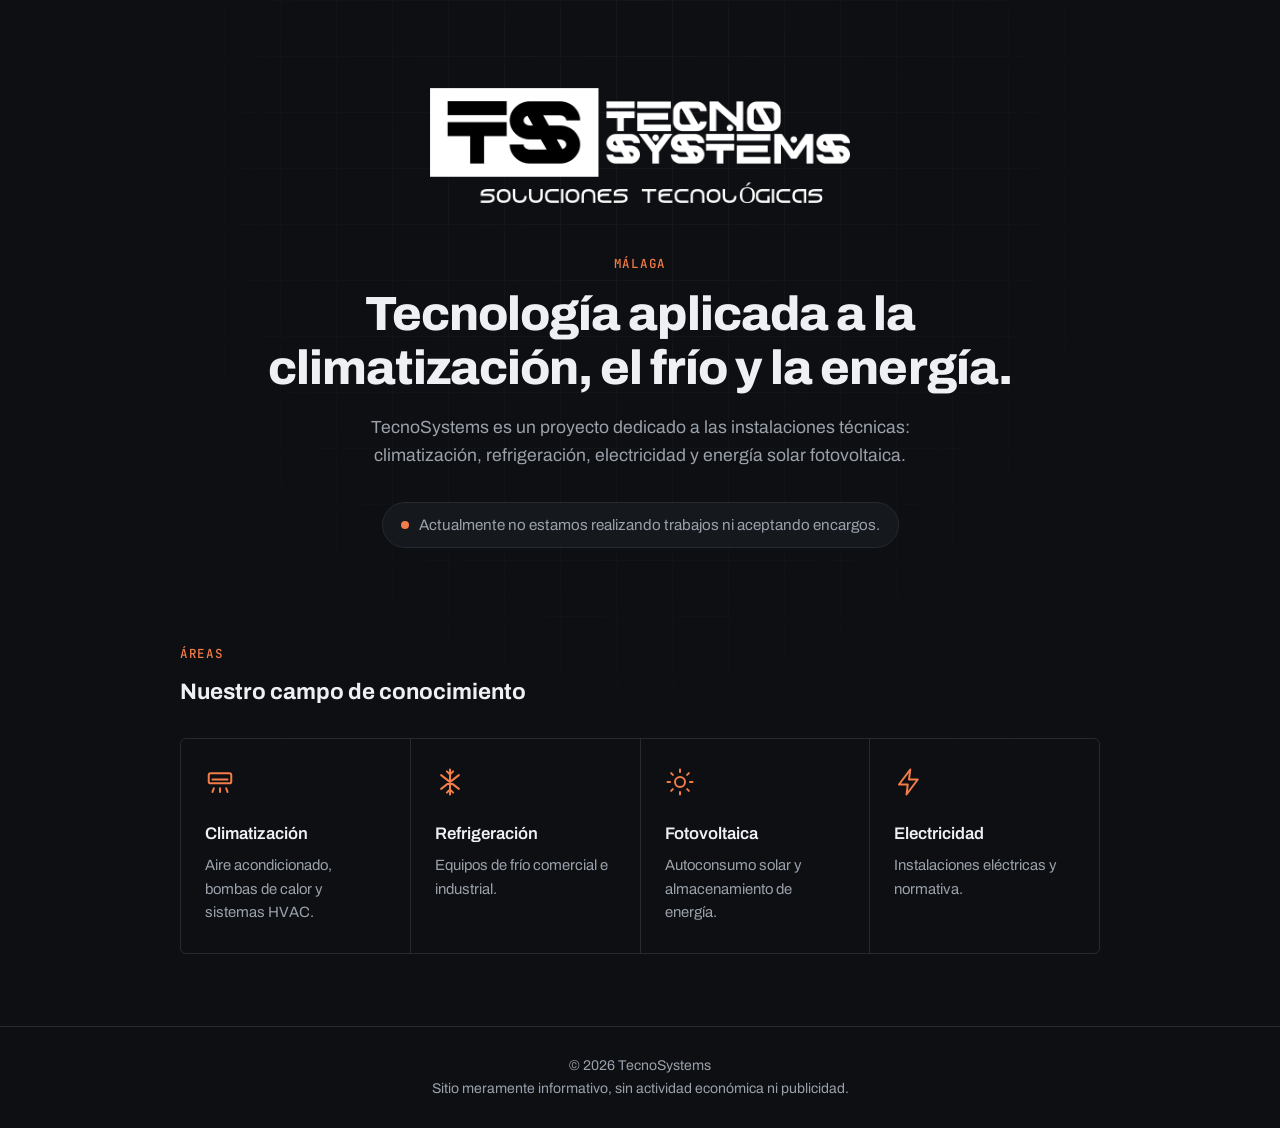
<file: index.html>
<!doctype html>
<html lang="es">
<head>
<meta charset="utf-8">
<meta name="viewport" content="width=device-width, initial-scale=1">
<title>TecnoSystems · Soluciones Tecnológicas</title>
<meta name="description" content="TecnoSystems · Soluciones Tecnológicas. Climatización, refrigeración, electricidad y energía solar fotovoltaica. Málaga.">
<link rel="icon" type="image/png" href="icono.png">
<style>
@font-face{font-family:Archivo;src:url(fonts/archivo-latin-wdth-normal.woff2) format("woff2");font-weight:100 900;font-display:swap}
@font-face{font-family:"JetBrains Mono";src:url(fonts/jetbrains-mono-latin-500-normal.woff2) format("woff2");font-weight:500;font-display:swap}
:root{--orange:#F47C48;--ink:#0d0f12;--ink-2:#15181d;--line:#262a31;--text:#eef0f3;--muted:#9aa1ab}
*{box-sizing:border-box;margin:0;padding:0}
body{background:var(--ink);color:var(--text);font-family:Archivo,system-ui,sans-serif;line-height:1.6;-webkit-font-smoothing:antialiased;min-height:100vh;display:flex;flex-direction:column}
body::before{content:"";position:fixed;inset:0;z-index:-1;background-image:linear-gradient(var(--line) 1px,transparent 1px),linear-gradient(90deg,var(--line) 1px,transparent 1px);background-size:56px 56px;opacity:.3;mask-image:radial-gradient(ellipse at 50% 20%,#000 10%,transparent 70%)}
a{color:inherit}
.wrap{max-width:960px;margin:0 auto;padding:0 20px;width:100%}
.mono{font-family:"JetBrains Mono",monospace;font-size:.78rem;letter-spacing:.14em;text-transform:uppercase;color:var(--orange)}

.hero{padding:88px 0 56px;text-align:center}
.hero img{width:min(420px,85%);height:auto;margin-bottom:44px}
.hero h1{font-size:clamp(1.9rem,4.6vw,3rem);line-height:1.12;font-weight:800;letter-spacing:-.02em;margin:14px auto 18px;max-width:18em}
.hero p{color:var(--muted);font-size:1.1rem;max-width:36em;margin:0 auto}
.notice{display:inline-flex;align-items:center;gap:10px;margin-top:32px;border:1px solid var(--line);background:var(--ink-2);border-radius:999px;padding:10px 18px;font-size:.95rem;color:var(--muted)}
.notice i{width:8px;height:8px;border-radius:50%;background:var(--orange);display:inline-block}

.areas{padding:40px 0 72px}
.areas h2{font-size:1.4rem;font-weight:700;margin:10px 0 28px}
.grid{display:grid;grid-template-columns:repeat(4,1fr);gap:1px;background:var(--line);border:1px solid var(--line);border-radius:6px;overflow:hidden}
.card{background:var(--ink);padding:28px 24px}
.card svg{width:30px;height:30px;stroke:var(--orange);fill:none;stroke-width:1.6;stroke-linecap:round;stroke-linejoin:round;margin-bottom:16px}
.card h3{font-size:1.05rem;font-weight:600;margin-bottom:6px}
.card p{color:var(--muted);font-size:.93rem}

.contact{padding:0 0 80px;text-align:center}
.contact p{color:var(--muted);margin-bottom:14px}
.contact a{color:var(--text);text-decoration:none;border-bottom:1px solid var(--orange);padding-bottom:2px;font-weight:500}
.contact a:hover{color:var(--orange)}

footer{margin-top:auto;border-top:1px solid var(--line);padding:28px 0;color:var(--muted);font-size:.88rem;text-align:center}

@media (max-width:860px){.grid{grid-template-columns:1fr 1fr}}
@media (max-width:520px){.grid{grid-template-columns:1fr}.hero{padding:56px 0 40px}}
</style>
</head>
<body>
<main>
  <section class="hero">
    <div class="wrap">
      <img src="logo-blanco.png" alt="TecnoSystems · Soluciones Tecnológicas">
      <div class="mono">Málaga</div>
      <h1>Tecnología aplicada a la climatización, el frío y la energía.</h1>
      <p>TecnoSystems es un proyecto dedicado a las instalaciones técnicas: climatización, refrigeración, electricidad y energía solar fotovoltaica.</p>
      <div class="notice"><i></i>Actualmente no estamos realizando trabajos ni aceptando encargos.</div>
    </div>
  </section>

  <section class="areas">
    <div class="wrap">
      <div class="mono">Áreas</div>
      <h2>Nuestro campo de conocimiento</h2>
      <div class="grid">
        <div class="card">
          <svg viewBox="0 0 24 24"><rect x="3" y="5" width="18" height="8" rx="1.5"/><path d="M7 17c0 1.5-1 2-1 3M12 17v3M17 17c0 1.5 1 2 1 3M6 10h12"/></svg>
          <h3>Climatización</h3>
          <p>Aire acondicionado, bombas de calor y sistemas HVAC.</p>
        </div>
        <div class="card">
          <svg viewBox="0 0 24 24"><path d="M12 2v20M4.9 6.5l14.2 11M19.1 6.5 4.9 17.5M9.5 3.5 12 6l2.5-2.5M9.5 20.5 12 18l2.5 2.5"/></svg>
          <h3>Refrigeración</h3>
          <p>Equipos de frío comercial e industrial.</p>
        </div>
        <div class="card">
          <svg viewBox="0 0 24 24"><circle cx="12" cy="12" r="4"/><path d="M12 2v2M12 20v2M4.9 4.9l1.4 1.4M17.7 17.7l1.4 1.4M2 12h2M20 12h2M4.9 19.1l1.4-1.4M17.7 6.3l1.4-1.4"/></svg>
          <h3>Fotovoltaica</h3>
          <p>Autoconsumo solar y almacenamiento de energía.</p>
        </div>
        <div class="card">
          <svg viewBox="0 0 24 24"><path d="M13 2 4 14h7l-1 8 9-12h-7z"/></svg>
          <h3>Electricidad</h3>
          <p>Instalaciones eléctricas y normativa.</p>
        </div>
      </div>
    </div>
  </section>
</main>

<footer>
  <div class="wrap">© <span id="y">2026</span> TecnoSystems<br>Sitio meramente informativo, sin actividad económica ni publicidad.</div>
</footer>
<script>document.getElementById('y').textContent=new Date().getFullYear()</script>
</body>
</html>
</file>
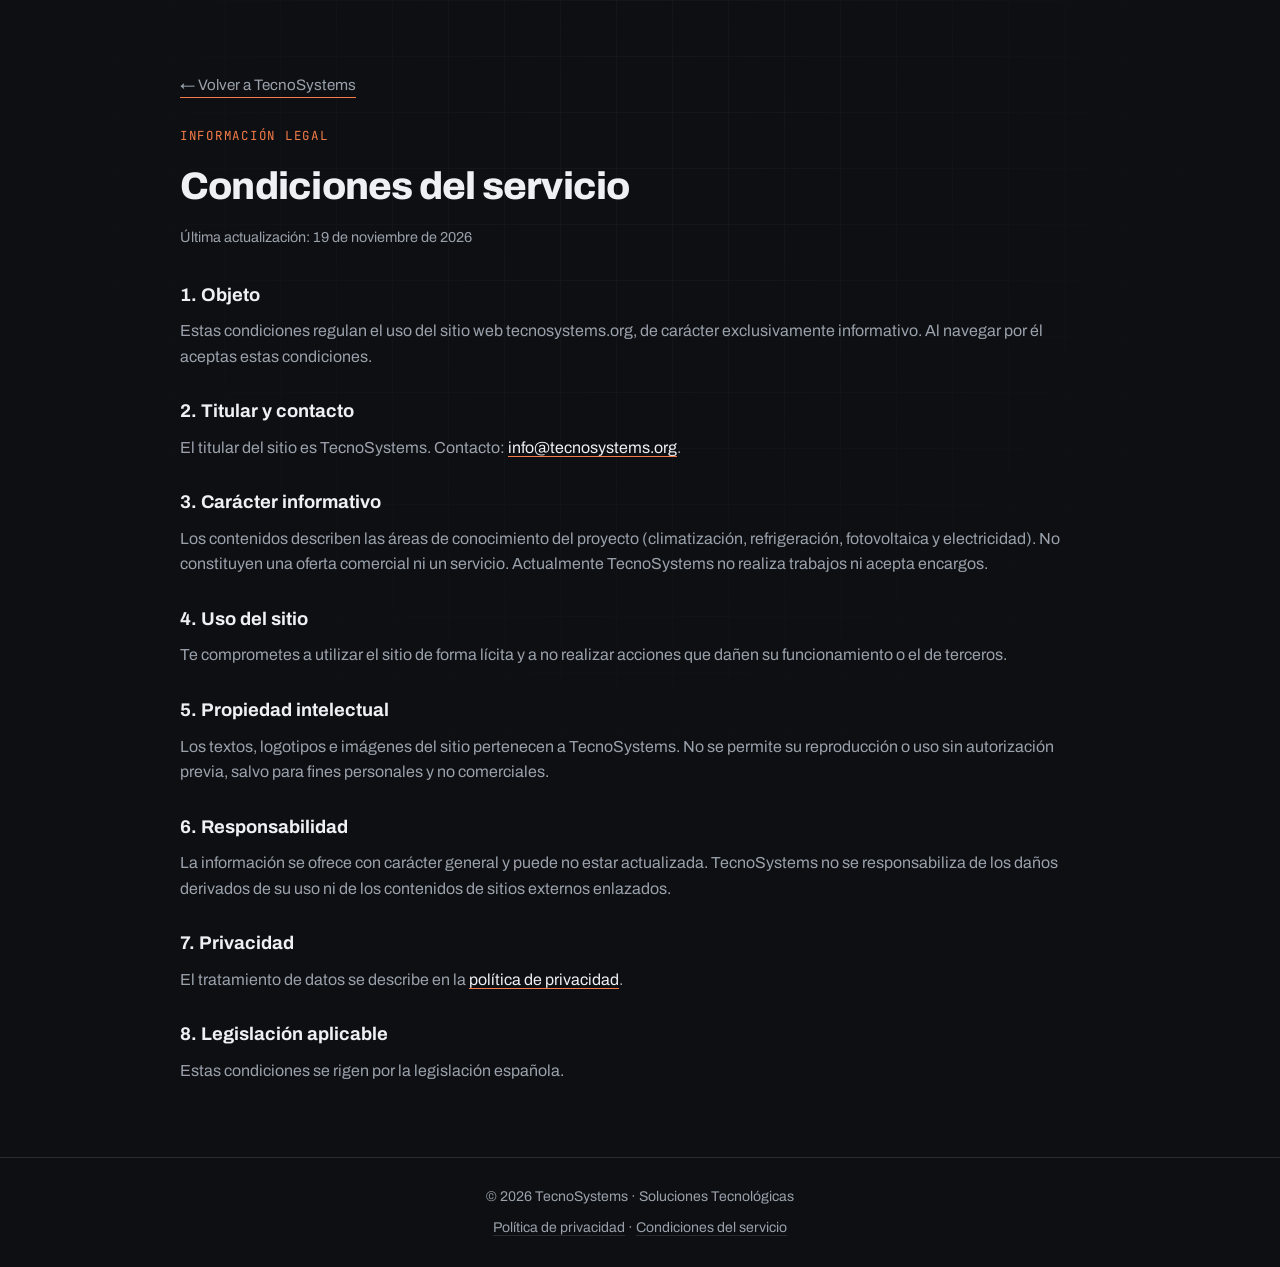
<file: condiciones_1.html>
<!doctype html>
<html lang="es">
<head>
<meta charset="utf-8">
<meta name="viewport" content="width=device-width, initial-scale=1">
<title>Condiciones del servicio · TecnoSystems</title>
<meta name="description" content="Condiciones de uso del sitio web tecnosystems.org.">
<link rel="icon" type="image/png" href="icono.png">
<link rel="preconnect" href="https://fonts.googleapis.com">
<link rel="preconnect" href="https://fonts.gstatic.com" crossorigin>
<link href="https://fonts.googleapis.com/css2?family=Archivo:wght@400;500;600;800&family=JetBrains+Mono:wght@500&display=swap" rel="stylesheet">
<style>
:root{--orange:#F47C48;--ink:#0d0f12;--ink-2:#15181d;--line:#262a31;--text:#eef0f3;--muted:#9aa1ab}
*{box-sizing:border-box;margin:0;padding:0}
body{background:var(--ink);color:var(--text);font-family:Archivo,system-ui,sans-serif;line-height:1.6;-webkit-font-smoothing:antialiased;min-height:100vh;display:flex;flex-direction:column}
body::before{content:"";position:fixed;inset:0;z-index:-1;background-image:linear-gradient(var(--line) 1px,transparent 1px),linear-gradient(90deg,var(--line) 1px,transparent 1px);background-size:56px 56px;opacity:.3;mask-image:radial-gradient(ellipse at 50% 20%,#000 10%,transparent 70%)}
a{color:inherit}
.wrap{max-width:960px;margin:0 auto;padding:0 20px;width:100%}
.mono{font-family:"JetBrains Mono",monospace;font-size:.78rem;letter-spacing:.14em;text-transform:uppercase;color:var(--orange)}

.hero{padding:88px 0 56px;text-align:center}
.hero img{width:min(420px,85%);height:auto;margin-bottom:44px}
.hero h1{font-size:clamp(1.9rem,4.6vw,3rem);line-height:1.12;font-weight:800;letter-spacing:-.02em;margin:14px auto 18px;max-width:18em}
.hero p{color:var(--muted);font-size:1.1rem;max-width:36em;margin:0 auto}
.notice{display:inline-flex;align-items:center;gap:10px;margin-top:32px;border:1px solid var(--line);background:var(--ink-2);border-radius:999px;padding:10px 18px;font-size:.95rem;color:var(--muted)}
.notice i{width:8px;height:8px;border-radius:50%;background:var(--orange);display:inline-block}

.areas{padding:40px 0 72px}
.areas h2{font-size:1.4rem;font-weight:700;margin:10px 0 28px}
.grid{display:grid;grid-template-columns:repeat(4,1fr);gap:1px;background:var(--line);border:1px solid var(--line);border-radius:6px;overflow:hidden}
.card{background:var(--ink);padding:28px 24px}
.card svg{width:30px;height:30px;stroke:var(--orange);fill:none;stroke-width:1.6;stroke-linecap:round;stroke-linejoin:round;margin-bottom:16px}
.card h3{font-size:1.05rem;font-weight:600;margin-bottom:6px}
.card p{color:var(--muted);font-size:.93rem}

.contact{padding:0 0 80px;text-align:center}
.contact p{color:var(--muted);margin-bottom:14px}
.contact a{color:var(--text);text-decoration:none;border-bottom:1px solid var(--orange);padding-bottom:2px;font-weight:500}
.contact a:hover{color:var(--orange)}

footer{margin-top:auto;border-top:1px solid var(--line);padding:28px 0;color:var(--muted);font-size:.88rem;text-align:center}

@media (max-width:860px){.grid{grid-template-columns:1fr 1fr}}
@media (max-width:520px){.grid{grid-template-columns:1fr}.hero{padding:56px 0 40px}}

.legal{padding:72px 0 64px}
.legal .back{display:inline-block;margin-bottom:28px;color:var(--muted);text-decoration:none;font-size:.95rem}
.legal .back:hover{color:var(--orange)}
.legal h1{font-size:clamp(1.7rem,4vw,2.4rem);font-weight:800;letter-spacing:-.02em;margin:10px 0 8px}
.legal .upd{color:var(--muted);font-size:.9rem;margin-bottom:32px}
.legal h2{font-size:1.15rem;font-weight:700;margin:28px 0 8px}
.legal p,.legal li{color:var(--muted);margin-bottom:10px}
.legal ul{padding-left:22px}
.legal a{color:var(--text);border-bottom:1px solid var(--orange);text-decoration:none}
.legal a:hover{color:var(--orange)}
footer a{color:var(--muted);text-decoration:none;border-bottom:1px solid var(--line)}
footer a:hover{color:var(--orange)}
footer .links{margin-top:8px}
</style>
<meta name="robots" content="index,follow">
</head>
<body>
<main>
  <section class="legal">
    <div class="wrap">
      <a class="back" href="/">← Volver a TecnoSystems</a>
      <div class="mono">Información legal</div>
      <h1>Condiciones del servicio</h1>
      <div class="upd">Última actualización: 19 de noviembre de 2026</div>
      <h2>1. Objeto</h2>
      <p>Estas condiciones regulan el uso del sitio web tecnosystems.org, de carácter exclusivamente informativo. Al navegar por él aceptas estas condiciones.</p>

      <h2>2. Titular y contacto</h2>
      <p>El titular del sitio es TecnoSystems. Contacto: <a href="mailto:info@tecnosystems.org">info@tecnosystems.org</a>.</p>

      <h2>3. Carácter informativo</h2>
      <p>Los contenidos describen las áreas de conocimiento del proyecto (climatización, refrigeración, fotovoltaica y electricidad). No constituyen una oferta comercial ni un servicio. Actualmente TecnoSystems no realiza trabajos ni acepta encargos.</p>

      <h2>4. Uso del sitio</h2>
      <p>Te comprometes a utilizar el sitio de forma lícita y a no realizar acciones que dañen su funcionamiento o el de terceros.</p>

      <h2>5. Propiedad intelectual</h2>
      <p>Los textos, logotipos e imágenes del sitio pertenecen a TecnoSystems. No se permite su reproducción o uso sin autorización previa, salvo para fines personales y no comerciales.</p>

      <h2>6. Responsabilidad</h2>
      <p>La información se ofrece con carácter general y puede no estar actualizada. TecnoSystems no se responsabiliza de los daños derivados de su uso ni de los contenidos de sitios externos enlazados.</p>

      <h2>7. Privacidad</h2>
      <p>El tratamiento de datos se describe en la <a href="privacidad.html">política de privacidad</a>.</p>

      <h2>8. Legislación aplicable</h2>
      <p>Estas condiciones se rigen por la legislación española.</p>
    </div>
  </section>
</main>
<footer>
  <div class="wrap">© <span id="y">2026</span> TecnoSystems · Soluciones Tecnológicas
    <div class="links"><a href="privacidad.html">Política de privacidad</a> · <a href="condiciones.html">Condiciones del servicio</a></div>
  </div>
</footer>
<script>document.getElementById('y').textContent=new Date().getFullYear()</script>
<script data-goatcounter="https://tecnosystems.goatcounter.com/count" async src="//gc.zgo.at/count.js"></script>
</body>
</html>
</file>
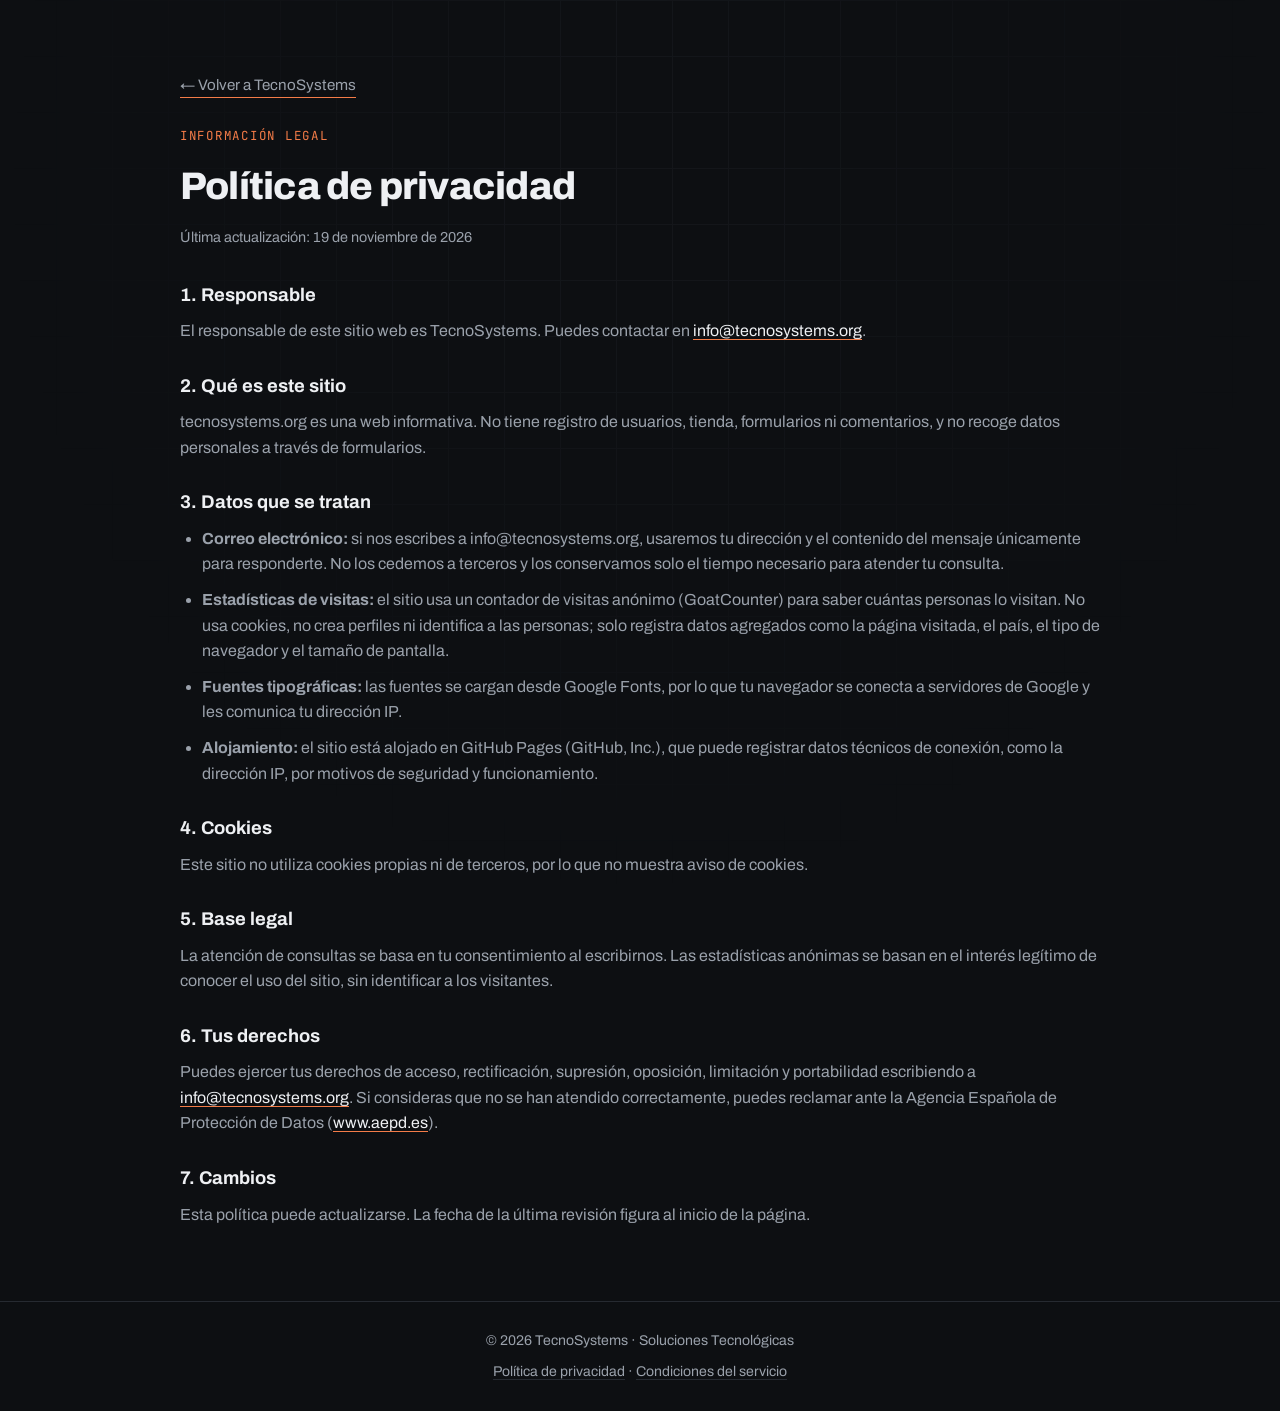
<file: privacidad_1.html>
<!doctype html>
<html lang="es">
<head>
<meta charset="utf-8">
<meta name="viewport" content="width=device-width, initial-scale=1">
<title>Política de privacidad · TecnoSystems</title>
<meta name="description" content="Política de privacidad del sitio web tecnosystems.org.">
<link rel="icon" type="image/png" href="icono.png">
<link rel="preconnect" href="https://fonts.googleapis.com">
<link rel="preconnect" href="https://fonts.gstatic.com" crossorigin>
<link href="https://fonts.googleapis.com/css2?family=Archivo:wght@400;500;600;800&family=JetBrains+Mono:wght@500&display=swap" rel="stylesheet">
<style>
:root{--orange:#F47C48;--ink:#0d0f12;--ink-2:#15181d;--line:#262a31;--text:#eef0f3;--muted:#9aa1ab}
*{box-sizing:border-box;margin:0;padding:0}
body{background:var(--ink);color:var(--text);font-family:Archivo,system-ui,sans-serif;line-height:1.6;-webkit-font-smoothing:antialiased;min-height:100vh;display:flex;flex-direction:column}
body::before{content:"";position:fixed;inset:0;z-index:-1;background-image:linear-gradient(var(--line) 1px,transparent 1px),linear-gradient(90deg,var(--line) 1px,transparent 1px);background-size:56px 56px;opacity:.3;mask-image:radial-gradient(ellipse at 50% 20%,#000 10%,transparent 70%)}
a{color:inherit}
.wrap{max-width:960px;margin:0 auto;padding:0 20px;width:100%}
.mono{font-family:"JetBrains Mono",monospace;font-size:.78rem;letter-spacing:.14em;text-transform:uppercase;color:var(--orange)}

.hero{padding:88px 0 56px;text-align:center}
.hero img{width:min(420px,85%);height:auto;margin-bottom:44px}
.hero h1{font-size:clamp(1.9rem,4.6vw,3rem);line-height:1.12;font-weight:800;letter-spacing:-.02em;margin:14px auto 18px;max-width:18em}
.hero p{color:var(--muted);font-size:1.1rem;max-width:36em;margin:0 auto}
.notice{display:inline-flex;align-items:center;gap:10px;margin-top:32px;border:1px solid var(--line);background:var(--ink-2);border-radius:999px;padding:10px 18px;font-size:.95rem;color:var(--muted)}
.notice i{width:8px;height:8px;border-radius:50%;background:var(--orange);display:inline-block}

.areas{padding:40px 0 72px}
.areas h2{font-size:1.4rem;font-weight:700;margin:10px 0 28px}
.grid{display:grid;grid-template-columns:repeat(4,1fr);gap:1px;background:var(--line);border:1px solid var(--line);border-radius:6px;overflow:hidden}
.card{background:var(--ink);padding:28px 24px}
.card svg{width:30px;height:30px;stroke:var(--orange);fill:none;stroke-width:1.6;stroke-linecap:round;stroke-linejoin:round;margin-bottom:16px}
.card h3{font-size:1.05rem;font-weight:600;margin-bottom:6px}
.card p{color:var(--muted);font-size:.93rem}

.contact{padding:0 0 80px;text-align:center}
.contact p{color:var(--muted);margin-bottom:14px}
.contact a{color:var(--text);text-decoration:none;border-bottom:1px solid var(--orange);padding-bottom:2px;font-weight:500}
.contact a:hover{color:var(--orange)}

footer{margin-top:auto;border-top:1px solid var(--line);padding:28px 0;color:var(--muted);font-size:.88rem;text-align:center}

@media (max-width:860px){.grid{grid-template-columns:1fr 1fr}}
@media (max-width:520px){.grid{grid-template-columns:1fr}.hero{padding:56px 0 40px}}

.legal{padding:72px 0 64px}
.legal .back{display:inline-block;margin-bottom:28px;color:var(--muted);text-decoration:none;font-size:.95rem}
.legal .back:hover{color:var(--orange)}
.legal h1{font-size:clamp(1.7rem,4vw,2.4rem);font-weight:800;letter-spacing:-.02em;margin:10px 0 8px}
.legal .upd{color:var(--muted);font-size:.9rem;margin-bottom:32px}
.legal h2{font-size:1.15rem;font-weight:700;margin:28px 0 8px}
.legal p,.legal li{color:var(--muted);margin-bottom:10px}
.legal ul{padding-left:22px}
.legal a{color:var(--text);border-bottom:1px solid var(--orange);text-decoration:none}
.legal a:hover{color:var(--orange)}
footer a{color:var(--muted);text-decoration:none;border-bottom:1px solid var(--line)}
footer a:hover{color:var(--orange)}
footer .links{margin-top:8px}
</style>
<meta name="robots" content="index,follow">
</head>
<body>
<main>
  <section class="legal">
    <div class="wrap">
      <a class="back" href="/">← Volver a TecnoSystems</a>
      <div class="mono">Información legal</div>
      <h1>Política de privacidad</h1>
      <div class="upd">Última actualización: 19 de noviembre de 2026</div>
      <h2>1. Responsable</h2>
      <p>El responsable de este sitio web es TecnoSystems. Puedes contactar en <a href="mailto:info@tecnosystems.org">info@tecnosystems.org</a>.</p>

      <h2>2. Qué es este sitio</h2>
      <p>tecnosystems.org es una web informativa. No tiene registro de usuarios, tienda, formularios ni comentarios, y no recoge datos personales a través de formularios.</p>

      <h2>3. Datos que se tratan</h2>
      <ul>
        <li><strong>Correo electrónico:</strong> si nos escribes a info@tecnosystems.org, usaremos tu dirección y el contenido del mensaje únicamente para responderte. No los cedemos a terceros y los conservamos solo el tiempo necesario para atender tu consulta.</li>
        <li><strong>Estadísticas de visitas:</strong> el sitio usa un contador de visitas anónimo (GoatCounter) para saber cuántas personas lo visitan. No usa cookies, no crea perfiles ni identifica a las personas; solo registra datos agregados como la página visitada, el país, el tipo de navegador y el tamaño de pantalla.</li>
        <li><strong>Fuentes tipográficas:</strong> las fuentes se cargan desde Google Fonts, por lo que tu navegador se conecta a servidores de Google y les comunica tu dirección IP.</li>
        <li><strong>Alojamiento:</strong> el sitio está alojado en GitHub Pages (GitHub, Inc.), que puede registrar datos técnicos de conexión, como la dirección IP, por motivos de seguridad y funcionamiento.</li>
      </ul>

      <h2>4. Cookies</h2>
      <p>Este sitio no utiliza cookies propias ni de terceros, por lo que no muestra aviso de cookies.</p>

      <h2>5. Base legal</h2>
      <p>La atención de consultas se basa en tu consentimiento al escribirnos. Las estadísticas anónimas se basan en el interés legítimo de conocer el uso del sitio, sin identificar a los visitantes.</p>

      <h2>6. Tus derechos</h2>
      <p>Puedes ejercer tus derechos de acceso, rectificación, supresión, oposición, limitación y portabilidad escribiendo a <a href="mailto:info@tecnosystems.org">info@tecnosystems.org</a>. Si consideras que no se han atendido correctamente, puedes reclamar ante la Agencia Española de Protección de Datos (<a href="https://www.aepd.es">www.aepd.es</a>).</p>

      <h2>7. Cambios</h2>
      <p>Esta política puede actualizarse. La fecha de la última revisión figura al inicio de la página.</p>
    </div>
  </section>
</main>
<footer>
  <div class="wrap">© <span id="y">2026</span> TecnoSystems · Soluciones Tecnológicas
    <div class="links"><a href="privacidad.html">Política de privacidad</a> · <a href="condiciones.html">Condiciones del servicio</a></div>
  </div>
</footer>
<script>document.getElementById('y').textContent=new Date().getFullYear()</script>
<script data-goatcounter="https://tecnosystems.goatcounter.com/count" async src="//gc.zgo.at/count.js"></script>
</body>
</html>
</file>
